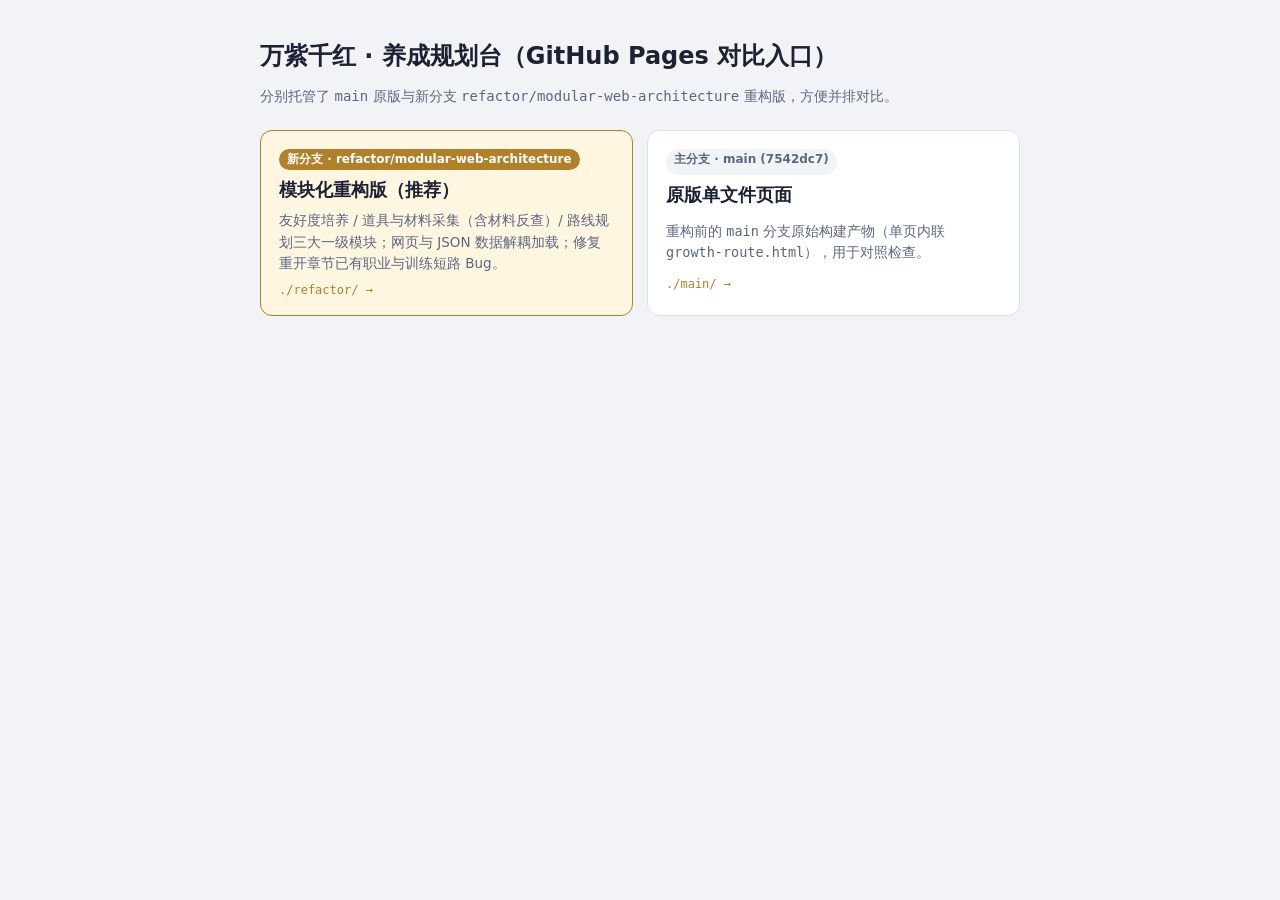
<file: index.html>
<!DOCTYPE html>
<html lang="zh-CN">
<head>
  <meta charset="utf-8">
  <meta name="viewport" content="width=device-width, initial-scale=1">
  <title>万紫千红 · 养成规划台（版本对比）</title>
  <style>
    :root { --bg:#f2f3f6; --panel:#fff; --ink:#1c2233; --muted:#5d6680; --line:#dde1ea; --accent:#b0802a; --tint:#fff6e2; }
    @media (prefers-color-scheme: dark) { :root { --bg:#12151d; --panel:#1b202b; --ink:#e6e9f2; --muted:#9aa3ba; --line:#2c3342; --accent:#d9a84e; --tint:#2d2717; } }
    * { box-sizing: border-box; }
    body { margin:0; font-family: system-ui, -apple-system, "PingFang SC", "Microsoft YaHei", sans-serif; background:var(--bg); color:var(--ink); padding:40px 16px; }
    main { max-width:760px; margin:0 auto; display:grid; gap:16px; }
    h1 { margin:0; font-size:24px; }
    p.sub { margin:0; color:var(--muted); font-size:14px; }
    .cards { display:grid; grid-template-columns:repeat(auto-fit, minmax(280px, 1fr)); gap:14px; margin-top:8px; }
    a.card { display:grid; gap:8px; padding:18px; background:var(--panel); border:1px solid var(--line); border-radius:12px; text-decoration:none; color:inherit; transition:border-color .15s; }
    a.card:hover { border-color:var(--accent); }
    a.card.new { background:var(--tint); border-color:var(--accent); }
    .badge { display:inline-block; width:fit-content; font-size:12px; font-weight:700; padding:2px 8px; border-radius:999px; background:var(--bg); color:var(--muted); }
    a.card.new .badge { background:var(--accent); color:#fff; }
    h2 { margin:0; font-size:18px; }
    .desc { font-size:13.5px; color:var(--muted); line-height:1.6; }
    .url { font-family: ui-monospace, monospace; font-size:12px; color:var(--accent); }
  </style>
</head>
<body>
  <main>
    <h1>万紫千红 · 养成规划台（GitHub Pages 对比入口）</h1>
    <p class="sub">分别托管了 <code>main</code> 原版与新分支 <code>refactor/modular-web-architecture</code> 重构版，方便并排对比。</p>
    <div class="cards">
      <a class="card new" href="./refactor/">
        <span class="badge">新分支 · refactor/modular-web-architecture</span>
        <h2>模块化重构版（推荐）</h2>
        <div class="desc">友好度培养 / 道具与材料采集（含材料反查）/ 路线规划三大一级模块；网页与 JSON 数据解耦加载；修复重开章节已有职业与训练短路 Bug。</div>
        <div class="url">./refactor/ →</div>
      </a>
      <a class="card" href="./main/">
        <span class="badge">主分支 · main (7542dc7)</span>
        <h2>原版单文件页面</h2>
        <div class="desc">重构前的 <code>main</code> 分支原始构建产物（单页内联 <code>growth-route.html</code>），用于对照检查。</div>
        <div class="url">./main/ →</div>
      </a>
    </div>
  </main>
</body>
</html>
</file>
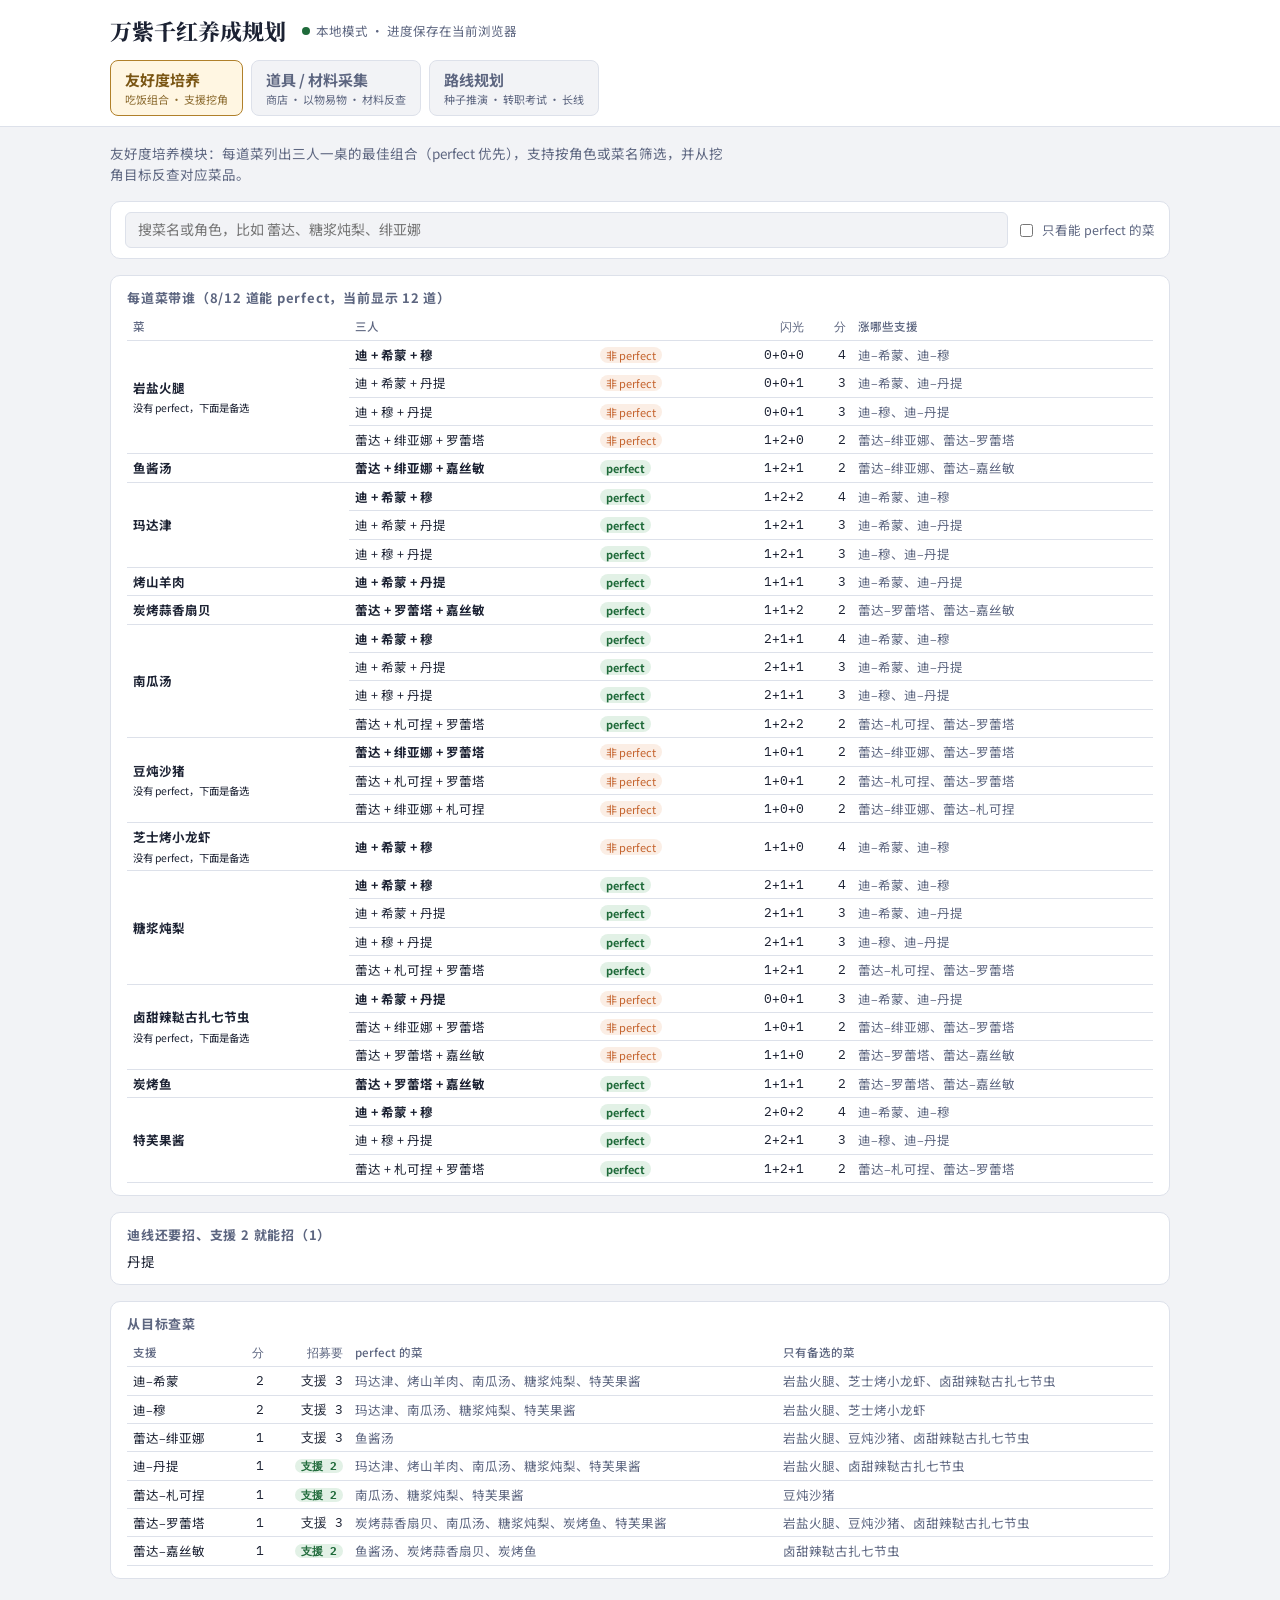
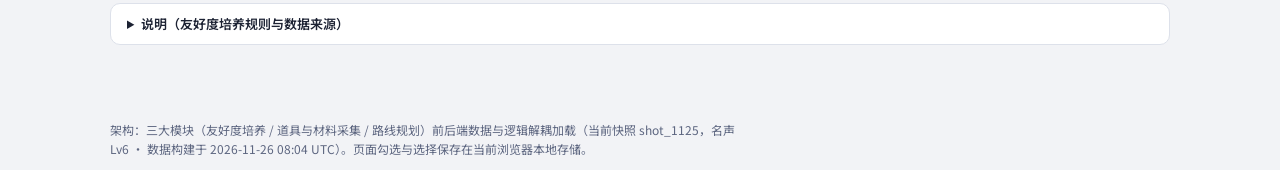
<file: refactor/index.html>
<!DOCTYPE html>
<html lang="zh-CN">
<head>
  <meta charset="utf-8">
  <meta name="viewport" content="width=device-width, initial-scale=1, viewport-fit=cover">
  <meta name="claude:viewport-fit-sides" content="cover">
  <title>万紫千红 · 养成规划台</title>
  <link rel="preconnect" href="https://fonts.googleapis.com">
  <link rel="stylesheet" href="https://fonts.googleapis.com/css2?family=Noto+Serif+SC:wght@600;800&family=Noto+Sans+SC:wght@400;500;700&family=IBM+Plex+Mono:wght@500&display=swap">
  <link rel="stylesheet" href="./styles.css">
</head>
<body>
  <header class="top gut">
    <div class="in">
      <div class="hrow">
        <h1>万紫千红养成规划</h1>
        <span class="live" id="live"><i></i><span id="status">正在加载模块数据…</span></span>
        <span class="sp">
          <span id="syncStatus"></span>
          <button class="btn pri" id="syncBtn" type="button">同步到 Google Sheet</button>
        </span>
      </div>
      <!-- 一级功能模块导航：友好度培养 / 道具与材料采集 / 路线规划 -->
      <nav class="domains" id="domains" aria-label="功能模块">
        <a href="#meal" data-domain="affinity">友好度培养<small>吃饭组合 · 支援挖角</small></a>
        <a href="#items" data-domain="items">道具 / 材料采集<small>商店 · 以物易物 · 材料反查</small></a>
        <a href="#next" data-domain="route">路线规划<small>种子推演 · 转职考试 · 长线</small></a>
      </nav>
      <!-- 二级子导航（路线规划模块下展示） -->
      <nav class="tabs" id="routeTabs" aria-label="路线规划子视图">
        <a href="#next" data-v="next">下一步<small>今天升级前看</small></a>
        <a href="#plan" data-v="plan">到目标级<small>Lv35 或 +15 级</small></a>
        <a href="#past" data-v="past">回顾<small>入队到现在</small></a>
        <a href="#l45" data-v="l45">到 Lv45<small>可转一次上级</small></a>
        <a href="#long" data-v="long">长线观星<small>未来 40 级</small></a>
        <a href="#opts" data-v="opts">职业选择<small>可考职业与选择原因</small></a>
        <a href="#mine" data-v="mine">我的决定<small>所有确认与规则</small></a>
      </nav>
    </div>
  </header>

  <div class="gut">
    <div class="in">
      <div class="who" id="who" role="group" aria-label="只看某个角色"></div>
      <main id="view"></main>
      <p class="foot" id="foot"></p>
    </div>
  </div>

  <!-- 可选 file:// 离线数据回退（HTTP 访问时优先动态 fetch ./data/*.json） -->
  <script src="./data/bundle_data.js" onerror="void 0"></script>
  <!-- 纯核心逻辑层（零 DOM 依赖，Node.js 可直接单元测试） -->
  <script src="./js/core/utils.js"></script>
  <script src="./js/core/route_logic.js"></script>
  <script src="./js/core/affinity_logic.js"></script>
  <script src="./js/core/items_logic.js"></script>
  <!-- 状态与同步层 -->
  <script src="./js/state/store.js"></script>
  <!-- 按功能域拆分的视图层 -->
  <script src="./js/views/affinity_view.js"></script>
  <script src="./js/views/items_view.js"></script>
  <script src="./js/views/route_views.js"></script>
  <!-- 应用装配与路由入口 -->
  <script src="./js/app.js"></script>
</body>
</html>
</file>
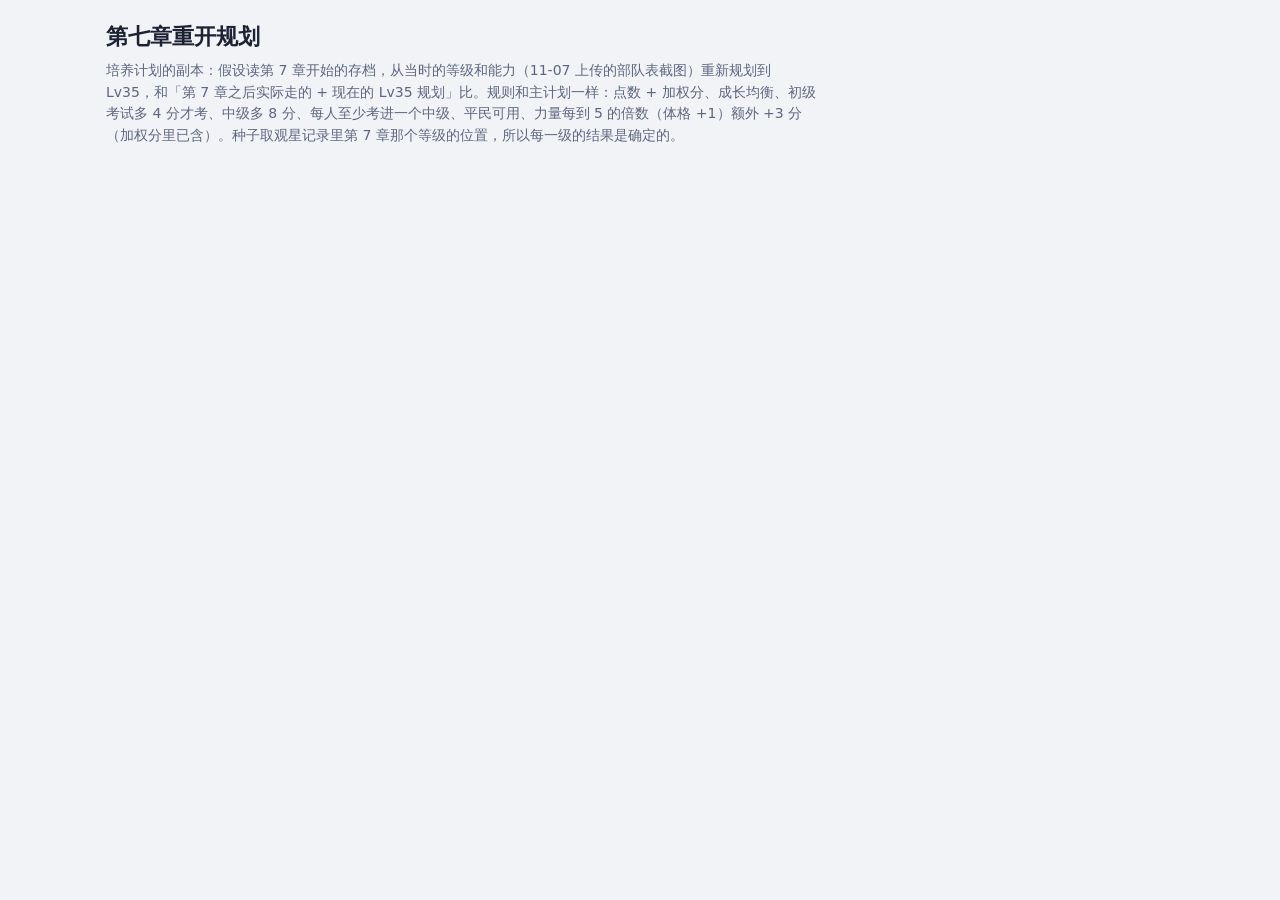
<file: levelup/rng/ch7_template.html>
<!doctype html>
<html lang="zh-CN"><head><meta charset="utf-8"><meta name="viewport" content="width=device-width,initial-scale=1">
<title>第七章重开规划</title>
<style>
:root { --bg:#f2f3f6; --panel:#fff; --ink:#1c2233; --muted:#5d6680; --line:#dde1ea; --accent:#b0802a; --tint:#fff6e2; --good:#1d7a46; --good-bg:#e3f4ea; --bad:#b23a3a; --bad-bg:#fbe7e7; --warn:#a55a14; --warn-bg:#fdf0e1; }
@media (prefers-color-scheme: dark) { :root:not([data-theme="light"]) { --bg:#12151d; --panel:#1b202b; --ink:#e6e9f2; --muted:#9aa3ba; --line:#2c3342; --accent:#d9a84e; --tint:#2d2717; --good:#5fd08f; --good-bg:#17301f; --bad:#f08080; --bad-bg:#3a1c1c; --warn:#ec8f5a; --warn-bg:#33231a; } }
:root[data-theme="dark"] { --bg:#12151d; --panel:#1b202b; --ink:#e6e9f2; --muted:#9aa3ba; --line:#2c3342; --accent:#d9a84e; --tint:#2d2717; --good:#5fd08f; --good-bg:#17301f; --bad:#f08080; --bad-bg:#3a1c1c; --warn:#ec8f5a; --warn-bg:#33231a; }
* { box-sizing: border-box; }
body { margin: 0; background: var(--bg); color: var(--ink); font: 14px/1.55 "Noto Sans SC", system-ui, sans-serif; }
main { max-width: 1100px; margin: 0 auto; padding: 20px 16px 60px; }
h1 { font-size: 22px; margin: 0 0 6px; } h2 { font-size: 16px; margin: 0 0 8px; } h3 { font-size: 17px; margin: 0; } h4 { font-size: 13px; color: var(--muted); margin: 14px 0 6px; }
.lede { color: var(--muted); max-width: 80ch; margin: 0 0 14px; }
.card { background: var(--panel); border: 1px solid var(--line); border-radius: 10px; padding: 14px 16px; margin: 12px 0; min-width: 0; }
.scroll { overflow-x: auto; }
table { border-collapse: collapse; width: 100%; font-variant-numeric: tabular-nums; }
th, td { padding: 5px 7px; border-bottom: 1px solid var(--line); text-align: left; white-space: nowrap; font-size: 13px; }
th { color: var(--muted); font-weight: 600; font-size: 12px; } .n { text-align: right; }
td.note { white-space: normal; min-width: 220px; color: var(--muted); }
.up { color: var(--good); font-weight: 700; } .dn { color: var(--bad); font-weight: 700; }
.tag { display: inline-block; font-size: 11.5px; font-weight: 700; border-radius: 4px; padding: 1px 6px; }
.t0 { background: var(--good-bg); color: var(--good); } .t1 { background: var(--tint); color: var(--accent); } .t2 { background: var(--line); color: var(--muted); }
.head { display: flex; gap: 10px; align-items: baseline; flex-wrap: wrap; }
.head .r { margin-left: auto; color: var(--muted); font-size: 13px; }
.route { display: flex; flex-wrap: wrap; gap: 4px; margin: 4px 0; }
.route span { font-size: 12px; padding: 2px 6px; border-radius: 4px; background: var(--line); }
.route span.ex { background: var(--warn-bg); color: var(--warn); font-weight: 600; }
.route span.ch { background: var(--tint); color: var(--accent); font-weight: 600; }
ul.caveat { margin: 6px 0 0; padding-left: 18px; color: var(--muted); font-size: 13px; } ul.caveat li { margin: 3px 0; }
details summary { cursor: pointer; color: var(--muted); font-size: 13px; margin-top: 8px; }
</style></head><body><main>
<h1>第七章重开规划</h1>
<p class="lede">培养计划的副本：假设读第 7 章开始的存档，从当时的等级和能力（11-07 上传的部队表截图）重新规划到 Lv35，和「第 7 章之后实际走的 + 现在的 Lv35 规划」比。规则和主计划一样：点数 + 加权分、成长均衡、初级考试多 4 分才考、中级多 8 分、每人至少考进一个中级、平民可用、力量每到 5 的倍数（体格 +1）额外 +3 分（加权分里已含）。种子取观星记录里第 7 章那个等级的位置，所以每一级的结果是确定的。</p>
<div id="app"></div>
</main>
<script>
const D = /*DATA*/{};
const esc = s => String(s ?? "").replace(/[&<>"]/g, c => ({ "&": "&amp;", "<": "&lt;", ">": "&gt;", '"': "&quot;" }[c]));
const sgn = v => (v > 0 ? "+" : "") + v;
const ST = D.st, S = D.short;
const wsum = (g, w) => g.reduce((a, v, i) => a + v * w[i], 0);
function gtxt(g) { return ST.filter((_, i) => g[i]).join(" ") || "—"; }
function routeHtml(rows, cur) {
  let prev = cur;
  return rows.map(r => { if (r.act !== "升级") return `<span class="ex">Lv${r.lv} 考${esc(r.cls || "试")}${r.roll != null ? " " + r.roll + "%" : ""}</span>`;
    const ch = r.cls !== prev; prev = r.cls; return `<span class="${ch ? "ch" : ""}" title="${esc(gtxt(r.g))}">${r.lv}→${r.lv + 1} ${esc(r.cls)}</span>`; }).join("");
}
function card(n) {
  const c = D.chars[n], w = c.w, o = c.old, nw = c.new, [vt, vtxt] = c.verdict;
  const tcls = vt.startsWith("值得") ? "t0" : vt.startsWith("可以") ? "t1" : "t2";
  const diff = nw.g.map((v, i) => v - o.g[i]);
  const row = (name, g, cls) => `<tr class="${cls || ""}"><td>${name}</td>${g.map(v => `<td class="n">${v}</td>`).join("")}<td class="n">${g.reduce((a, b) => a + b, 0)}</td><td class="n">${wsum(g, w)}</td></tr>`;
  const end = (g) => c.stats.map((v, i) => v + g[i]);
  const exRows = nw.rows.filter(r => r.act !== "升级").map(r => `<tr><td>Lv${r.lv}</td><td>${esc(r.cls)}</td><td class="n">${r.roll}%</td><td class="n">${r.cls === "跳过" ? "—" : (r.pct == null ? "?" : r.pct + "%")}</td><td class="note">${r.cls === "跳过" ? "随便考个初级，只为跳过这一级" : r.pct == null ? "成功率没有估计" : r.pct >= 100 ? "按 11-05 技能估计稳过" : "游戏显示要高于判定值才过"}</td></tr>`).join("");
  return `<section class="card" id="${esc(n)}"><div class="head"><h3>${esc(n)}</h3><span class="tag ${tcls}">${esc(vt)}</span><span class="r">第 7 章 Lv${c.lv} ${esc(c.cls)} · 当时已有：${esc(c.own.join("、"))}</span></div>
    <p style="margin:8px 0 0">${esc(vtxt)}</p>
    <h4>到 Lv35 共涨（第 7 章起）</h4><div class="scroll"><table><tr><th></th>${ST.map(k => `<th class="n">${k}</th>`).join("")}<th class="n">点数</th><th class="n">加权分</th></tr>
      <tr><td>能力权重</td>${w.map(v => `<td class="n">${v}</td>`).join("")}<td></td><td></td></tr>
      ${row("原来（实际已走 + 现规划，考 " + c.oldExams + " 次）", o.g)}${row("重开（考 " + nw.exams + " 次）", nw.g)}
      <tr><td><b>重开 − 原来</b></td>${diff.map(v => `<td class="n ${v > 0 ? "up" : v < 0 ? "dn" : ""}">${v ? sgn(v) : "·"}</td>`).join("")}<td class="n ${nw.pts - o.pts > 0 ? "up" : nw.pts - o.pts < 0 ? "dn" : ""}">${sgn(nw.pts - o.pts)}</td><td class="n ${nw.sc - o.sc > 0 ? "up" : nw.sc - o.sc < 0 ? "dn" : ""}">${sgn(nw.sc - o.sc)}</td></tr>
      ${row("Lv35 能力（原来）", end(o.g))}${row("Lv35 能力（重开）", end(nw.g))}</table></div>
    <p class="hint" style="margin:6px 0 0;color:var(--muted);font-size:12.5px">同样考 ${c.sameExams.k} 次的话重开最多 ${c.sameExams.sc} 分（${sgn(c.sameExams.sc - o.sc)}）。各考试次数的最高分：${nw.budgets.map((v, k) => v == null ? "" : k + " 次 " + v).filter(Boolean).join("、")}。</p>
    <h4>重开路线（橙色 = 考试，金色 = 换职业，鼠标停留看加点）</h4><div class="route">${routeHtml(nw.rows, c.cls)}</div>
    ${exRows ? `<h4>重开路线的考试</h4><div class="scroll"><table><tr><th>等级</th><th>考</th><th class="n">判定值</th><th class="n">估计成功率</th><th>说明</th></tr>${exRows}</table></div>` : ""}
    <details><summary>原来实际走的 + 现规划</summary><div class="route">${routeHtml(o.rows.map(r => ({ ...r, lv: r.lv ?? "?" })), c.cls)}</div></details>
  </section>`;
}
const sum = D.order.map(n => { const c = D.chars[n], d = c.new.sc - c.old.sc, [vt] = c.verdict;
  return `<tr><td><a href="#${esc(n)}">${esc(S[n])}</a></td><td>Lv${c.lv} ${esc(c.cls)}</td><td class="n">${c.old.pts} / ${c.old.sc}</td><td class="n">${c.new.pts} / ${c.new.sc}</td><td class="n ${d > 0 ? "up" : d < 0 ? "dn" : ""}">${sgn(c.new.pts - c.old.pts)} / ${sgn(d)}</td><td class="n">${c.oldExams} → ${c.new.exams}</td><td class="n">${sgn(c.sameExams.sc - c.old.sc)}</td><td><span class="tag ${vt.startsWith("值得") ? "t0" : vt.startsWith("可以") ? "t1" : "t2"}">${esc(vt)}</span></td></tr>`; }).join("");
document.getElementById("app").innerHTML = `<section class="card"><h2>总览（第 7 章 → Lv35，点数 / 加权分）</h2><div class="scroll"><table><tr><th>角色</th><th>第 7 章</th><th class="n">原来</th><th class="n">重开</th><th class="n">重开 − 原来</th><th class="n">考试次数</th><th class="n">同样次数时</th><th>结论</th></tr>${sum}</table></div>
  <ul class="caveat">
    <li>变好最多的是<b>杨界（+45，但考 6 次）</b>和<b>法毕欧（+22）</b>，其次艾丝（+12）、米迦（+9）；伊欧、迪、奇洛基本一样。</li>
    <li>「旧」= 现在的路线（11-08 起：杨界、奇洛、努蒂奴、法毕欧从截图等级重新规划，同分时先考能过的新职业；非 P0 角色多考一次要多 12（中级）/ 6（初级、跳过）分）。法毕欧、艾丝多出来的分里，有一部分是靠多考试跳过（法毕欧 3→7 次）。</li>
    <li>努蒂奴、乌尔坦德不在第 7 章的部队表里，没有重排。</li>
    <li>考试成功率是按 11-05 的技能估的；第 7 章时技能更低，要在游戏里看实际显示的成功率（高于判定值才过）。</li>
    <li>迪、米迦第 7 章那一级有一次考试（迪考剑客、米迦考士兵），按截图里已经是该职业，算作第 7 章之前已经考完。</li>
  </ul></section>` + D.order.map(card).join("");
</script></body></html>
</file>
<file: refactor/styles.css>
/* 万紫千红养成规划 · 独立样式表（三大模块共享设计系统） */
:root {
  --bg: #f2f3f6; --panel: #ffffff; --ink: #1c2233; --muted: #5d6680; --line: #dde1ea;
  --accent: #b0802a; --accent-ink: #7a5614; --tint: #fff6e2;
  --exam: #c4632d; --exam-bg: #fbeee5;
  --good: #1f6a3a; --good-bg: #e2f1e6; --bad: #b3372b; --bad-bg: #fbe6e3; --done: #9aa1b3;
  --chip: #eceef4;
  --serif: "Noto Serif SC", "Songti SC", "SimSun", serif;
  --sans: "Noto Sans SC", "PingFang SC", "Microsoft YaHei", system-ui, sans-serif;
  --mono: "IBM Plex Mono", ui-monospace, "SFMono-Regular", monospace;
}
@media (prefers-color-scheme: dark) { :root:not([data-theme="light"]) {
  --bg: #12151d; --panel: #1b202b; --ink: #e6e9f2; --muted: #9aa3ba; --line: #2c3342;
  --accent: #d9a84e; --accent-ink: #f0c879; --tint: #2d2717; --exam: #ec8f5a; --exam-bg: #33231a;
  --good: #8fdcaa; --good-bg: #1c3526; --bad: #f19a8f; --bad-bg: #3a1f1c; --done: #5e6679;
  --chip: #252b38; color-scheme: dark; } }
:root[data-theme="dark"] {
  --bg: #12151d; --panel: #1b202b; --ink: #e6e9f2; --muted: #9aa3ba; --line: #2c3342;
  --accent: #d9a84e; --accent-ink: #f0c879; --tint: #2d2717; --exam: #ec8f5a; --exam-bg: #33231a;
  --good: #8fdcaa; --good-bg: #1c3526; --bad: #f19a8f; --bad-bg: #3a1f1c; --done: #5e6679;
  --chip: #252b38; color-scheme: dark; }

* { box-sizing: border-box; }
body { margin: 0; background: var(--bg); color: var(--ink); font-family: var(--sans); font-size: 15px; line-height: 1.55; }
body::before { content: ""; position: fixed; inset: 0 0 auto; height: env(safe-area-inset-top, 0px); z-index: 10; background: var(--panel); }
.gut { padding-left: max(16px, env(safe-area-inset-left, 0px)); padding-right: max(16px, env(safe-area-inset-right, 0px)); }
.in { max-width: 1060px; margin: 0 auto; }
header.top { background: var(--panel); border-bottom: 1px solid var(--line); padding-block: 14px 0; }
.hrow { display: flex; flex-wrap: wrap; align-items: center; gap: 8px 16px; }
h1 { font-family: var(--serif); font-weight: 800; font-size: 22px; margin: 0; text-wrap: balance; }
.live { display: inline-flex; align-items: center; gap: 6px; font-size: 12.5px; color: var(--muted); }
.live i { width: 8px; height: 8px; border-radius: 50%; background: var(--done); }
.live.on i { background: var(--good); } .live.warn i { background: var(--exam); } .live.warn { color: var(--exam); }
.hrow .sp { margin-left: auto; display: flex; gap: 8px; align-items: center; flex-wrap: wrap; }
button { font: inherit; cursor: pointer; }
.btn { font-size: 13px; font-weight: 700; border-radius: 6px; padding: 5px 12px; border: 1px solid var(--line); background: var(--panel); color: var(--ink); }
.btn.pri { background: var(--accent-ink); color: var(--panel); border-color: var(--accent-ink); }
.btn.ghost { background: transparent; color: var(--accent); border: 1px solid var(--line); padding: 2px 10px; }
.btn:disabled { opacity: .5; cursor: default; }
.btn:focus-visible, a:focus-visible, input:focus-visible, select:focus-visible, summary:focus-visible { outline: 2px solid var(--accent); outline-offset: 2px; }
#syncStatus { font-size: 12.5px; color: var(--muted); } #syncStatus.warn { color: var(--exam); }

/* 一级三大模块导航 */
nav.domains { display: flex; gap: 8px; margin-top: 12px; padding-bottom: 10px; overflow-x: auto; }
nav.domains a { text-decoration: none; color: var(--muted); padding: 7px 14px; border: 1px solid var(--line); border-radius: 8px; white-space: nowrap; font-weight: 700; background: var(--bg); }
nav.domains a small { display: block; font-size: 11px; font-weight: 400; color: var(--muted); }
nav.domains a[aria-current="true"] { color: var(--accent-ink); border-color: var(--accent); background: var(--tint); }
nav.domains a[aria-current="true"] small { color: var(--accent-ink); opacity: .85; }

/* 二级路线规划子页签 */
nav.tabs { display: flex; gap: 2px; border-top: 1px solid var(--line); overflow-x: auto; }
nav.tabs[hidden] { display: none; }
nav.tabs a { text-decoration: none; color: var(--muted); padding: 8px 14px 9px; border-bottom: 3px solid transparent; white-space: nowrap; font-weight: 500; }
nav.tabs a small { display: block; font-size: 11px; font-weight: 400; }
nav.tabs a[aria-current="page"] { color: var(--ink); border-bottom-color: var(--accent); }

.who { display: flex; flex-wrap: wrap; gap: 6px; padding-block: 14px 0; }
.who[hidden] { display: none; }
.who button { font-size: 13px; border: 1px solid var(--line); background: var(--panel); color: var(--ink); border-radius: 999px; padding: 3px 12px; }
.who button[aria-pressed="true"] { border-color: var(--accent); background: var(--tint); color: var(--accent-ink); font-weight: 700; }

main { padding-block: 16px 64px; display: grid; gap: 16px; }
.lede { margin: 0; color: var(--muted); font-size: 13.5px; max-width: 78ch; }
.pick { color: var(--good); white-space: nowrap; }

.alerts { background: var(--panel); border: 1px solid var(--line); border-radius: 10px; padding: 12px 16px; display: grid; gap: 6px; min-width: 0; }
.alerts h2 { margin: 0; font-size: 13px; letter-spacing: .06em; color: var(--muted); font-weight: 700; }
.alerts ul { margin: 0; padding: 0; list-style: none; display: grid; gap: 4px; font-size: 13.5px; }
.alerts li { display: grid; grid-template-columns: 52px 1fr; gap: 8px; align-items: baseline; }
.alerts li.oddc { grid-template-columns: 64px 1fr; }
.alerts ul.decs { gap: 0; }
.alerts ul.decs li { display: block; padding: 10px 0; border-top: 1px solid var(--line); }
.alerts ul.decs li:first-child { border-top: 0; }
.decs .dh { display: flex; flex-wrap: wrap; gap: 4px 10px; align-items: baseline; }
.decs .dh small { color: var(--muted); }
.decs .note { color: var(--muted); font-size: 12.5px; margin-top: 2px; }
.decs [data-dec="ok"] { margin-top: 6px; }
.decs .ok { color: var(--good); }
.decs .opts { grid-template-columns: repeat(auto-fit, minmax(240px, 1fr)); gap: 4px 12px; }
.sev { font-size: 11px; font-weight: 700; text-align: center; border-radius: 3px; padding: 0 4px; }
.sev.bad { color: var(--bad); background: var(--bad-bg); } .sev.warn { color: var(--exam); background: var(--exam-bg); } .sev.ok { color: var(--good); background: var(--good-bg); }
.alerts a { color: inherit; font-weight: 700; }

/* 道具 / 材料采集模块专属样式 */
.filterbar { display: flex; flex-wrap: wrap; gap: 8px; align-items: center; background: var(--panel); border: 1px solid var(--line); border-radius: 10px; padding: 10px 14px; }
.filterbar input[type=search] { flex: 1 1 220px; min-width: 0; font: inherit; font-size: 14px; padding: 6px 12px; border: 1px solid var(--line); border-radius: 6px; background: var(--bg); color: var(--ink); }
.fchips { display: flex; flex-wrap: wrap; gap: 6px; }
.fchip { font: inherit; font-size: 12.5px; border: 1px solid var(--line); background: var(--chip); color: var(--ink); padding: 3px 10px; border-radius: 999px; cursor: pointer; }
.fchip[aria-pressed="true"] { background: var(--accent-ink); border-color: var(--accent-ink); color: var(--panel); font-weight: 700; }
.subtabs { display: flex; gap: 8px; flex-wrap: wrap; }
.cat-pill { display: inline-block; font-size: 11.5px; padding: 0 6px; border-radius: 4px; background: var(--chip); color: var(--muted); }
.jp { color: var(--muted); font-size: 12px; }
.one { color: var(--accent-ink); font-weight: 700; }
mark { background: var(--tint); color: inherit; padding: 0 2px; border-radius: 2px; }

.grid { display: grid; grid-template-columns: repeat(auto-fill, minmax(min(100%, 470px), 1fr)); gap: 14px; align-items: start; }
.grid.one { grid-template-columns: 1fr; }
.grid > * { min-width: 0; }
.cho td.note { min-width: 12em; }
.rec { font-size: 11.5px; font-weight: 700; border-radius: 3px; padding: 0 6px; white-space: nowrap; }
.rec.r1 { color: var(--good); background: var(--good-bg); } .rec.r2 { color: var(--exam); background: var(--exam-bg); } .rec.r3 { color: var(--muted); background: var(--line); } .rec.r0 { color: var(--accent-ink); background: var(--tint); }
tr.cur td { background: var(--tint); }
.card { background: var(--panel); border: 1px solid var(--line); border-radius: 10px; min-width: 0; }
.ch { padding: 12px 16px 10px; display: grid; gap: 6px; border-bottom: 1px solid var(--line); }
.ct { display: flex; flex-wrap: wrap; align-items: baseline; gap: 4px 12px; }
.ct h3 { margin: 0; font-family: var(--serif); font-size: 19px; font-weight: 800; }
.ct .lv { font-family: var(--mono); color: var(--accent-ink); font-size: 13px; }
.ct .r { margin-left: auto; font-size: 12.5px; color: var(--muted); font-variant-numeric: tabular-nums; }
.meter { height: 4px; background: var(--line); border-radius: 2px; overflow: hidden; }
.meter i { display: block; height: 100%; background: var(--accent); }
ul.flags { list-style: none; margin: 0; padding: 0; display: grid; gap: 3px; font-size: 13px; }
ul.flags li { display: grid; grid-template-columns: 44px 1fr; gap: 8px; align-items: baseline; }
ol.chg { margin: 0; padding-left: 1.6em; display: grid; gap: 2px; font-size: 13px; }
ol.chg b { font-weight: 700; }
.route { display: flex; flex-wrap: wrap; gap: 4px; align-items: center; font-size: 12.5px; }
.rt { border: 1px solid var(--line); border-radius: 4px; padding: 0 6px; white-space: nowrap; }
.rt.x { color: var(--exam); border-color: currentColor; background: var(--exam-bg); }
.ar { color: var(--muted); }
.wts { display: flex; flex-wrap: wrap; gap: 3px; font-size: 11.5px; color: var(--muted); }
.wts span { border: 1px solid var(--line); border-radius: 3px; padding: 0 5px; font-variant-numeric: tabular-nums; }
.wts b { font-family: var(--mono); font-weight: 500; margin-left: 3px; color: var(--ink); }
.wts .w4, .wts .w5 { border-color: var(--accent); background: var(--tint); }
.wts .w4 b, .wts .w5 b { color: var(--accent-ink); }
.wts::before { content: "能力权重"; font-weight: 700; margin-right: 4px; }
.intro { font-size: 13px; color: var(--muted); margin: 0; }
.intro.note2 { margin-top: 6px; color: var(--ink); }

ol.next { list-style: none; margin: 0; padding: 0; }
ol.next > li { padding: 10px 16px 12px; border-bottom: 1px solid var(--line); display: grid; gap: 6px; }
ol.next > li:last-child { border-bottom: 0; }
ol.next > li.first { background: var(--tint); box-shadow: inset 3px 0 0 var(--accent); }
ol.next > li.exam.first { background: var(--exam-bg); box-shadow: inset 3px 0 0 var(--exam); }
.when { font-size: 11.5px; font-weight: 700; letter-spacing: .04em; color: var(--muted); display: flex; gap: 8px; flex-wrap: wrap; }
.when .src { font-weight: 400; }
.what { display: flex; flex-wrap: wrap; align-items: baseline; gap: 4px 10px; }
.what b { font-size: 16px; }
.what .sc { margin-left: auto; font-family: var(--mono); font-size: 13px; font-variant-numeric: tabular-nums; color: var(--muted); }
.chips { display: flex; flex-wrap: wrap; gap: 4px; }
.chips span { font-size: 12px; padding: 0 7px; border-radius: 3px; background: var(--good-bg); color: var(--good); }
.rts { list-style: none; margin: 4px 0 0; padding: 0; display: grid; gap: 6px; font-size: 12.5px; }
.rts li { display: grid; grid-template-columns: 22px 1fr; gap: 6px; padding: 6px 8px; border: 1px solid var(--line); border-radius: 6px; background: var(--panel); min-width: 0; }
.rts li > div { min-width: 0; overflow-wrap: anywhere; }
.rts li.pk { border-color: var(--good); }
.rts .rn { font-weight: 700; color: var(--muted); }
.rts .tag, .tag.ok, .tag.warn { font-size: 11px; padding: 0 6px; border-radius: 9px; white-space: nowrap; }
.rts .tag, .tag.ok { background: var(--good-bg); color: var(--good); }
.tag.warn { background: var(--exam-bg); color: var(--exam); }
.rts b.ok { color: var(--good); } .rts b.bad { color: var(--bad); }
.hint { font-size: 12.5px; color: var(--muted); }
.hint b { color: var(--ink); font-weight: 500; }
.notes { margin-top: 8px; background: var(--panel); border: 1px solid var(--line); border-radius: 10px; padding: 10px 16px; font-size: 13px; color: var(--muted); }
.notes > summary { cursor: pointer; color: var(--ink); font-weight: 600; }
.notes ul { margin: 8px 0 2px; padding-left: 18px; display: grid; gap: 5px; }
.notes b { color: var(--ink); font-weight: 500; }
.ovt td, .ovt th { white-space: nowrap; }
.ovt td.note { white-space: normal; min-width: 14em; }
.vs { font-size: 11.5px; font-weight: 700; border-radius: 3px; padding: 0 5px; }
.vs.up { color: var(--good); background: var(--good-bg); } .vs.dn { color: var(--bad); background: var(--bad-bg); } .vs.eq { color: var(--muted); background: var(--line); }
.exambox { font-size: 12.5px; display: grid; gap: 4px; border: 1px solid var(--line); border-radius: 6px; padding: 6px 10px; background: var(--panel); }
.exambox label { display: inline-flex; gap: 4px; align-items: center; }
.exambox input { width: 72px; }
.ok { color: var(--good); font-weight: 700; } .bad { color: var(--bad); font-weight: 700; }
.acts { display: flex; flex-wrap: wrap; gap: 8px; align-items: center; }
details.more { font-size: 12.5px; color: var(--muted); min-width: 0; max-width: 100%; }
details.more > summary { cursor: pointer; width: fit-content; }
.opts { display: grid; gap: 2px; margin-top: 4px; }
.opt { display: grid; grid-template-columns: 18px 1fr auto; gap: 6px; align-items: start; border: 1px solid transparent; border-radius: 5px; padding: 3px 6px; cursor: pointer; }
.opt input { margin: 2px 0 0; accent-color: var(--accent); }
.opt:has(input:checked) { border-color: var(--accent); background: var(--tint); color: var(--ink); }
.opt .oc { font-weight: 700; color: var(--ink); }
.opt .on { font-family: var(--mono); white-space: nowrap; font-variant-numeric: tabular-nums; }
.need { color: var(--exam); }
.cfoot { padding: 8px 16px 12px; font-size: 12.5px; color: var(--muted); border-top: 1px solid var(--line); display: grid; gap: 8px; }
.cfoot b { font-family: var(--mono); color: var(--ink); font-weight: 500; }
.empty { padding: 12px 16px; font-size: 13px; color: var(--muted); }
.changed { font-size: 11px; color: var(--exam); font-weight: 700; }

select, input[type=number] { font: inherit; font-size: 13px; color: var(--ink); background: var(--panel); border: 1px solid var(--line); border-radius: 5px; padding: 2px 6px; min-width: 0; font-variant-numeric: tabular-nums; }
.state { display: grid; gap: 8px; padding-top: 4px; }
.state h4 { margin: 0; font-size: 11.5px; color: var(--muted); letter-spacing: .04em; }
.ownd { display: flex; flex-wrap: wrap; gap: 6px; }
.ownd label { display: inline-flex; align-items: center; gap: 4px; border: 1px solid var(--line); border-radius: 999px; padding: 1px 10px 1px 6px; cursor: pointer; color: var(--ink); }
.ownd label:has(input:checked) { border-color: var(--accent); background: var(--tint); }
.ownd input { accent-color: var(--accent); margin: 0; }
.skg { display: grid; grid-template-columns: repeat(4, minmax(0, 1fr)); gap: 6px; }
.skg label { display: grid; gap: 1px; font-size: 12px; }

.sec { padding: 10px 16px 12px; border-bottom: 1px solid var(--line); display: grid; gap: 8px; }
.sec:last-child { border-bottom: 0; }
.sec h4 { margin: 0; font-size: 12px; color: var(--muted); letter-spacing: .05em; font-weight: 700; display: flex; justify-content: space-between; gap: 8px; flex-wrap: wrap; }
.sec h4 small { font-weight: 400; letter-spacing: 0; }
.txt { margin: 0; font-size: 13.5px; }
.txt .lab { font-size: 11.5px; color: var(--muted); margin-right: 6px; font-weight: 700; }
.scroll { overflow-x: auto; }
table { border-collapse: collapse; font-size: 12.5px; font-variant-numeric: tabular-nums; width: 100%; }
th, td { padding: 4px 6px; border-bottom: 1px solid var(--line); text-align: left; white-space: nowrap; }
th { font-weight: 500; color: var(--muted); font-size: 11.5px; }
td.n, th.n { text-align: right; font-family: var(--mono); }
td.note { white-space: normal; color: var(--muted); min-width: 14em; }
tr.exam td { background: var(--exam-bg); }
tr.sum td { font-weight: 700; border-top: 2px solid var(--line); }
tr.w td { color: var(--muted); }
td.up { color: var(--good); font-weight: 700; } td.dn { color: var(--bad); font-weight: 700; }
td.wk { background: var(--bad-bg); } td.st { background: var(--good-bg); }
.tl { display: flex; align-items: flex-end; gap: 3px; height: 92px; padding-top: 8px; }
.tl div { flex: 1; min-width: 0; display: flex; flex-direction: column; align-items: center; justify-content: flex-end; height: 100%; gap: 2px; font-size: 10px; color: var(--muted); font-variant-numeric: tabular-nums; }
.tl i { display: block; width: 100%; border-radius: 2px 2px 0 0; background: var(--line); position: relative; }
.tl i.up { background: var(--good); } .tl i.dn { background: var(--bad); } .tl i.eq { background: var(--muted); }
.tl i.x { background: none; border: 1.5px dashed var(--exam); height: 14px !important; border-radius: 3px; }
.tl i.done { opacity: .35; }
.tl i b { position: absolute; left: 0; right: 0; height: 2px; background: var(--ink); opacity: .55; }
.tl span { white-space: nowrap; overflow: hidden; max-width: 100%; }
.legend { display: flex; flex-wrap: wrap; gap: 4px 14px; font-size: 12px; color: var(--muted); }
.legend span::before { content: ""; display: inline-block; width: 10px; height: 10px; border-radius: 2px; margin-right: 4px; vertical-align: -1px; background: var(--k); }
ol.full { list-style: none; margin: 0; padding: 0; }
ol.full li { display: grid; grid-template-columns: 24px 74px 1fr auto; gap: 2px 10px; padding: 6px 0; border-bottom: 1px solid var(--line); font-size: 13px; align-items: start; }
ol.full li.done { color: var(--done); }
.fullwrap li.done { display: none; }
.fullwrap:has(.sd:checked) li.done { display: grid; }
.showdone { display: inline-flex; gap: 6px; align-items: center; font-size: 12.5px; color: var(--muted); margin: 4px 0 6px; cursor: pointer; }
.fullwrap > .acts { margin: 4px 0 6px; }
ol.full li.done .opts { display: none; }
ol.full li.isx { background: color-mix(in srgb, var(--exam-bg) 60%, transparent); }
ol.full input[type=checkbox] { width: 18px; height: 18px; margin: 1px 0 0; accent-color: var(--accent); }
ol.full .lvl { font-family: var(--mono); font-size: 12.5px; }
ol.full .sc { font-family: var(--mono); text-align: right; }
@media (max-width: 560px) {
  ol.full li { grid-template-columns: 24px 1fr auto; }
  ol.full li > .body { grid-column: 2 / 4; }
  .skg { grid-template-columns: repeat(2, minmax(0, 1fr)); }
}
details.char { background: var(--panel); border: 1px solid var(--line); border-radius: 10px; min-width: 0; }
details.char > summary { list-style: none; cursor: pointer; padding: 12px 16px; display: flex; flex-wrap: wrap; gap: 4px 14px; align-items: baseline; }
details.char > summary::-webkit-details-marker { display: none; }
details.char > summary h3 { margin: 0; font-family: var(--serif); font-size: 18px; }
details.char > summary span { font-size: 12.5px; color: var(--muted); }
details.char[open] > summary { border-bottom: 1px solid var(--line); }
.foot { font-size: 12px; color: var(--muted); max-width: 90ch; }

.lvsum { display: grid; grid-template-columns: repeat(auto-fit, minmax(150px, 1fr)); gap: 8px; margin: 10px 0; }
.lvsum div { border: 1px solid var(--line); border-radius: 8px; padding: 8px 10px; }
.lvsum b { display: block; font-size: 20px; font-variant-numeric: tabular-nums; }
.lvsum small { color: var(--muted); font-size: 12px; }
.lvsum .hi b { color: var(--good); } .lvsum .lo b { color: var(--bad); }
.skctl { display: flex; align-items: center; gap: 10px; flex-wrap: wrap; font-size: 13px; margin: 8px 0; }
.skctl input { width: 180px; }
.adv { margin: 6px 0 0; padding-left: 18px; font-size: 13.5px; } .adv li { margin: 3px 0; }
.hgrid { display: inline-flex; flex-direction: column; gap: 2px; font-size: 12px; }
.hgrid .hrow { display: flex; align-items: center; gap: 2px; } .hk { width: 34px; color: var(--muted); } .hn { width: 26px; text-align: right; font-variant-numeric: tabular-nums; }
.hgrid .hrow i { width: 11px; height: 14px; border-radius: 2px; background: var(--line); } .hgrid .hrow i.on { background: var(--accent, #6a5acd); } .hgrid .hrow i.s { margin-left: 5px; }
td.n.up { color: var(--good); } td.n.dn { color: var(--bad); }
.hgrid .hrow i.w { width: 11px; font-size: 7px; font-style: normal; line-height: 14px; text-align: center; overflow: hidden; color: var(--muted); }
.hgrid .hrow i.w.g { background: var(--good-bg); color: var(--good); } .hgrid .hrow i.w.b { background: var(--bad-bg); color: var(--bad); }
th.grp { text-align: center; border-bottom: 1px solid var(--line); } td.cur, th.cur { background: var(--tint); font-weight: 700; }
</file>
